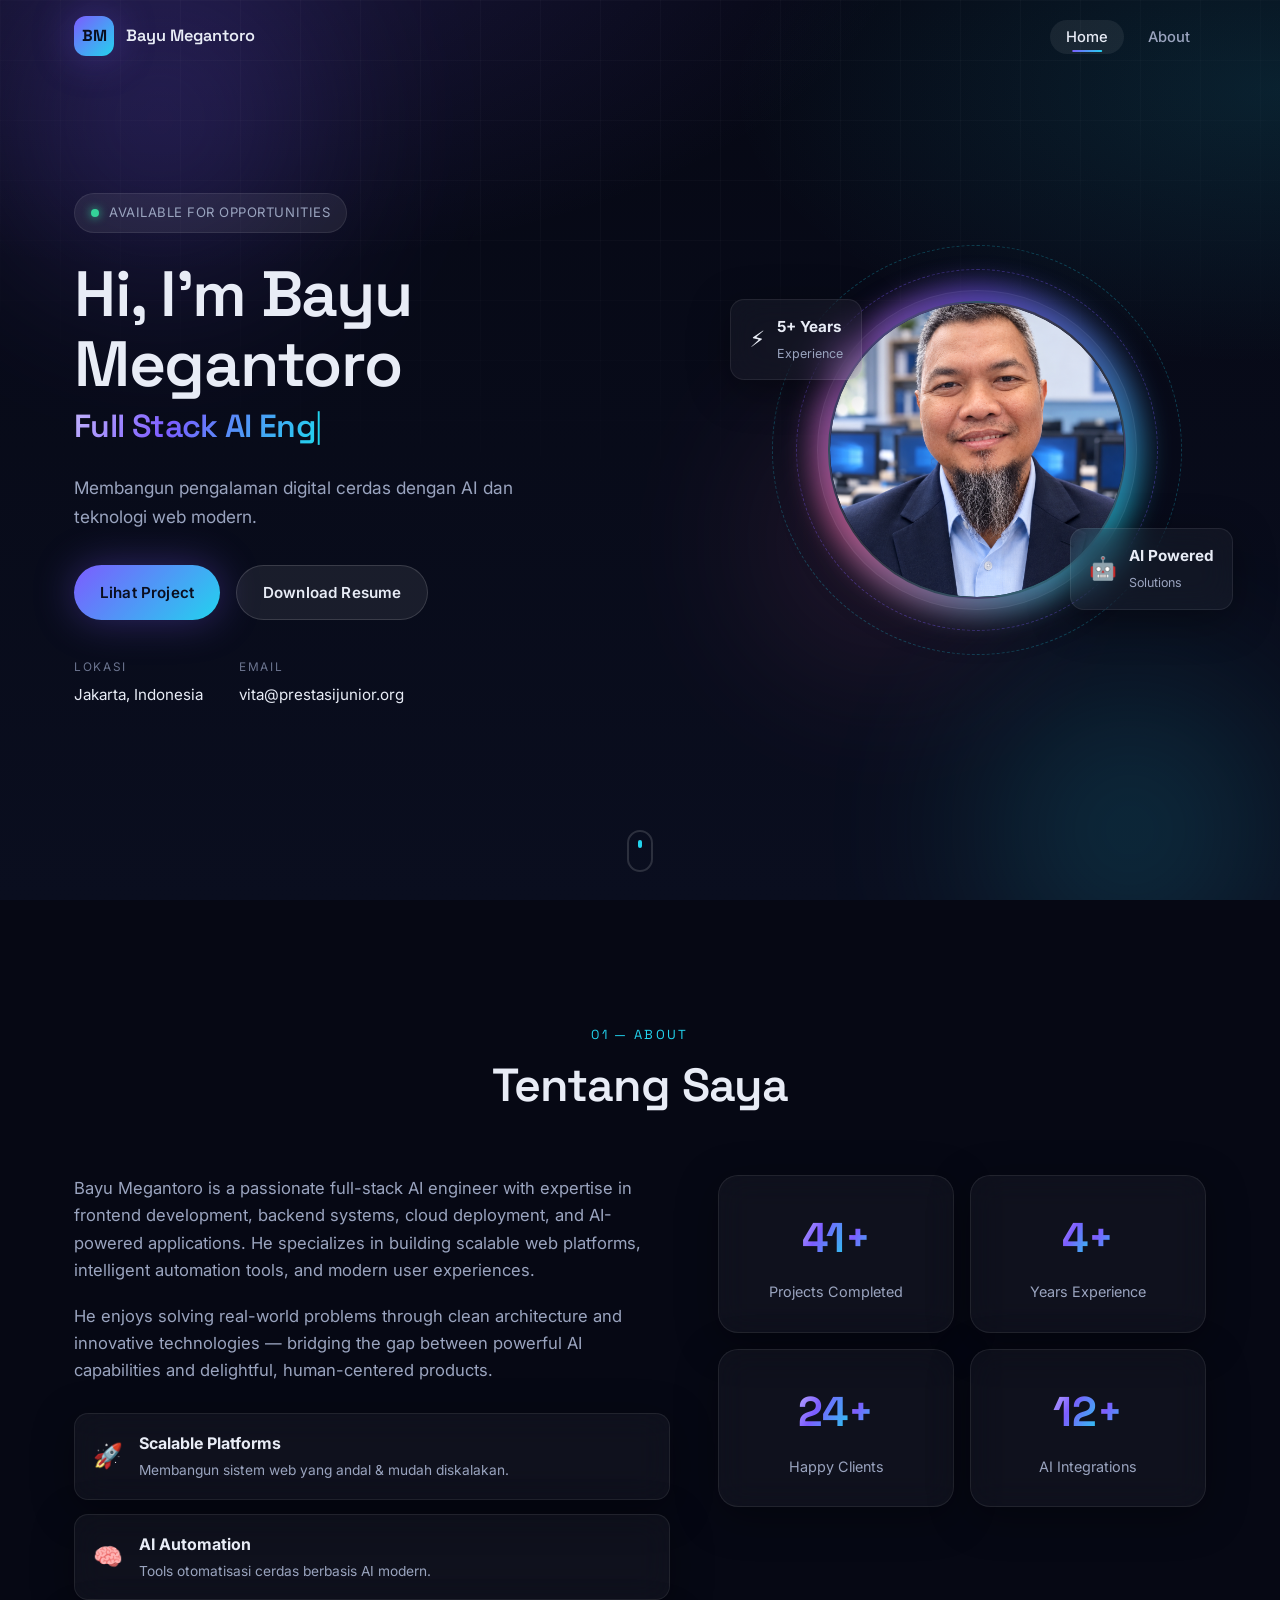
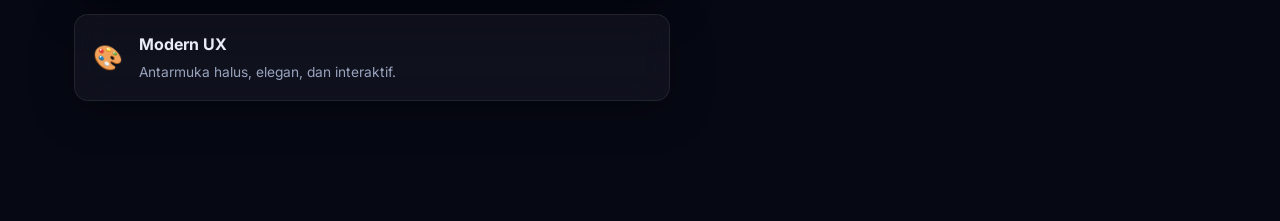
<file: index.html>
<!DOCTYPE html>
<html lang="id">
<head>
  <meta charset="UTF-8" />
  <meta name="viewport" content="width=device-width, initial-scale=1.0" />
  <meta name="description" content="Portofolio Bayu Megantoro — Full Stack AI Engineer. Membangun pengalaman digital cerdas dengan AI dan teknologi web modern." />
  <meta name="author" content="Bayu Megantoro" />
  <title>Bayu Megantoro — Full Stack AI Engineer</title>

  <!-- Fonts -->
  <link rel="preconnect" href="https://fonts.googleapis.com" />
  <link rel="preconnect" href="https://fonts.gstatic.com" crossorigin />
  <link href="https://fonts.googleapis.com/css2?family=Space+Grotesk:wght@400;500;600;700&family=Inter:wght@300;400;500;600;700&display=swap" rel="stylesheet" />

  <!-- Styles -->
  <link rel="stylesheet" href="css/base.css" />
  <link rel="stylesheet" href="css/components.css" />
  <link rel="stylesheet" href="css/sections.css" />
  <link rel="stylesheet" href="css/responsive.css" />
</head>
<body>
  <!-- Animated gradient background -->
  <div class="bg-gradient" aria-hidden="true">
    <span class="blob blob--1"></span>
    <span class="blob blob--2"></span>
    <span class="blob blob--3"></span>
  </div>
  <div class="bg-grid" aria-hidden="true"></div>

  <!-- Navbar -->
  <header id="navbar" class="navbar" data-component="navbar">
    <nav class="navbar__inner container">
      <a href="#hero" class="navbar__brand">
        <span class="navbar__logo">BM</span>
        <span class="navbar__name">Bayu Megantoro</span>
      </a>

      <ul class="navbar__links" id="navLinks">
        <li><a href="#hero" class="navbar__link is-active">Home</a></li>
        <li><a href="#about" class="navbar__link">About</a></li>
      </ul>

      <button class="navbar__toggle" id="navToggle" aria-label="Toggle navigation" aria-expanded="false">
        <span></span><span></span><span></span>
      </button>
    </nav>
  </header>

  <main>
    <!-- Hero Section -->
    <section id="hero" class="hero section" data-component="hero">
      <div class="particles" id="particles" aria-hidden="true"></div>

      <div class="hero__inner container">
        <div class="hero__content">
          <span class="hero__badge">
            <span class="hero__badge-dot"></span>
            Available for opportunities
          </span>

          <h1 class="hero__title">
            Hi, I'm Bayu Megantoro
          </h1>

          <h2 class="hero__role">
            <span class="hero__typewriter" id="typewriter"></span><span class="hero__cursor">|</span>
          </h2>

          <p class="hero__tagline">
            Membangun pengalaman digital cerdas dengan AI dan teknologi web modern.
          </p>

          <div class="hero__cta">
            <a href="#" class="btn btn--primary">
              <span>Lihat Project</span>
            </a>
            <a href="#" class="btn btn--ghost" download>
              <span>Download Resume</span>
            </a>
          </div>

          <ul class="hero__meta">
            <li><span class="hero__meta-label">Lokasi</span> Jakarta, Indonesia</li>
            <li><span class="hero__meta-label">Email</span> vita@prestasijunior.org</li>
          </ul>
        </div>

        <div class="hero__visual">
          <div class="hero__photo glass" id="heroPhoto">
            <span class="hero__photo-glow" aria-hidden="true"></span>
            <div class="hero__photo-inner">
              <img src="assets/bayu.png" alt="Foto Bayu Megantoro" class="hero__photo-img" loading="eager" />
              <span class="hero__photo-shine" aria-hidden="true"></span>
            </div>
            <span class="hero__ring hero__ring--1"></span>
            <span class="hero__ring hero__ring--2"></span>
          </div>
          <div class="hero__float-card glass hero__float-card--1">
            <span class="hero__float-icon">⚡</span>
            <div>
              <strong>5+ Years</strong>
              <small>Experience</small>
            </div>
          </div>
          <div class="hero__float-card glass hero__float-card--2">
            <span class="hero__float-icon">🤖</span>
            <div>
              <strong>AI Powered</strong>
              <small>Solutions</small>
            </div>
          </div>
        </div>
      </div>

      <a href="#about" class="hero__scroll" aria-label="Scroll to about">
        <span class="hero__scroll-mouse"></span>
      </a>
    </section>

    <!-- About Section -->
    <section id="about" class="about section" data-component="about">
      <div class="container">
        <div class="section__head reveal">
          <span class="section__eyebrow">01 — About</span>
          <h2 class="section__title">Tentang Saya</h2>
        </div>

        <div class="about__grid">
          <div class="about__bio reveal">
            <p>
              Bayu Megantoro is a passionate full-stack AI engineer with expertise in
              frontend development, backend systems, cloud deployment, and AI-powered
              applications. He specializes in building scalable web platforms,
              intelligent automation tools, and modern user experiences.
            </p>
            <p>
              He enjoys solving real-world problems through clean architecture and
              innovative technologies — bridging the gap between powerful AI capabilities
              and delightful, human-centered products.
            </p>

            <ul class="about__highlights">
              <li class="glass about__highlight">
                <span class="about__highlight-icon">🚀</span>
                <div>
                  <strong>Scalable Platforms</strong>
                  <small>Membangun sistem web yang andal &amp; mudah diskalakan.</small>
                </div>
              </li>
              <li class="glass about__highlight">
                <span class="about__highlight-icon">🧠</span>
                <div>
                  <strong>AI Automation</strong>
                  <small>Tools otomatisasi cerdas berbasis AI modern.</small>
                </div>
              </li>
              <li class="glass about__highlight">
                <span class="about__highlight-icon">🎨</span>
                <div>
                  <strong>Modern UX</strong>
                  <small>Antarmuka halus, elegan, dan interaktif.</small>
                </div>
              </li>
            </ul>
          </div>

          <div class="about__stats">
            <div class="glass stat-card reveal" data-count="50">
              <span class="stat-card__num" data-target="50">0</span><span class="stat-card__plus">+</span>
              <span class="stat-card__label">Projects Completed</span>
            </div>
            <div class="glass stat-card reveal" data-count="5">
              <span class="stat-card__num" data-target="5">0</span><span class="stat-card__plus">+</span>
              <span class="stat-card__label">Years Experience</span>
            </div>
            <div class="glass stat-card reveal" data-count="30">
              <span class="stat-card__num" data-target="30">0</span><span class="stat-card__plus">+</span>
              <span class="stat-card__label">Happy Clients</span>
            </div>
            <div class="glass stat-card reveal" data-count="15">
              <span class="stat-card__num" data-target="15">0</span><span class="stat-card__plus">+</span>
              <span class="stat-card__label">AI Integrations</span>
            </div>
          </div>
        </div>
      </div>
    </section>
  </main>

  <!-- Scripts -->
  <script src="js/navbar.js" defer></script>
  <script src="js/hero.js" defer></script>
  <script src="js/about.js" defer></script>
  <script src="js/main.js" defer></script>
</body>
</html>
</file>
<file: css/base.css>
/* ============================================================
   base.css — Design tokens, reset, background, typography
   ============================================================ */

:root {
  /* Palette — dark modern developer theme */
  --bg-900: #060814;
  --bg-800: #0a0e1f;
  --bg-700: #0f1428;
  --surface: rgba(255, 255, 255, 0.04);
  --surface-strong: rgba(255, 255, 255, 0.07);
  --border: rgba(255, 255, 255, 0.08);
  --border-strong: rgba(255, 255, 255, 0.14);

  /* Text */
  --text: #e8ecf6;
  --text-muted: #9aa4bf;
  --text-dim: #6b748f;

  /* Accents — soft glowing */
  --accent: #7c5cff;
  --accent-2: #22d3ee;
  --accent-3: #f472b6;
  --glow: 0 0 40px rgba(124, 92, 255, 0.35);
  --glow-cyan: 0 0 40px rgba(34, 211, 238, 0.3);

  /* Gradients */
  --grad-accent: linear-gradient(135deg, #7c5cff 0%, #22d3ee 100%);
  --grad-text: linear-gradient(120deg, #c4b5fd 0%, #7c5cff 40%, #22d3ee 100%);

  /* Layout */
  --maxw: 1180px;
  --radius: 20px;
  --radius-sm: 14px;

  /* Motion */
  --ease: cubic-bezier(0.22, 1, 0.36, 1);
  --dur: 0.5s;

  --font-head: "Space Grotesk", system-ui, sans-serif;
  --font-body: "Inter", system-ui, sans-serif;
}

*,
*::before,
*::after {
  box-sizing: border-box;
  margin: 0;
  padding: 0;
}

html {
  scroll-behavior: smooth;
  scroll-padding-top: 90px;
}

body {
  font-family: var(--font-body);
  background: var(--bg-900);
  color: var(--text);
  line-height: 1.65;
  overflow-x: hidden;
  -webkit-font-smoothing: antialiased;
  min-height: 100vh;
}

@media (prefers-reduced-motion: reduce) {
  html { scroll-behavior: auto; }
  *,
  *::before,
  *::after {
    animation-duration: 0.001ms !important;
    animation-iteration-count: 1 !important;
    transition-duration: 0.001ms !important;
  }
}

a { color: inherit; text-decoration: none; }
ul { list-style: none; }
img { max-width: 100%; display: block; }
button { font-family: inherit; cursor: pointer; border: none; background: none; color: inherit; }

h1, h2, h3 {
  font-family: var(--font-head);
  font-weight: 600;
  line-height: 1.1;
  letter-spacing: -0.02em;
}

/* Layout helpers */
.container {
  width: 100%;
  max-width: var(--maxw);
  margin: 0 auto;
  padding: 0 24px;
}

.section {
  position: relative;
  padding: 120px 0;
}

/* ---------- Animated gradient background ---------- */
.bg-gradient {
  position: fixed;
  inset: 0;
  z-index: -2;
  background:
    radial-gradient(1200px 600px at 15% -10%, rgba(124, 92, 255, 0.18), transparent 60%),
    radial-gradient(1000px 500px at 100% 10%, rgba(34, 211, 238, 0.12), transparent 55%),
    linear-gradient(180deg, var(--bg-900), var(--bg-800));
  overflow: hidden;
}

.blob {
  position: absolute;
  border-radius: 50%;
  filter: blur(80px);
  opacity: 0.5;
  animation: float-blob 18s ease-in-out infinite;
}
.blob--1 {
  width: 480px; height: 480px;
  background: radial-gradient(circle, rgba(124, 92, 255, 0.55), transparent 70%);
  top: -120px; left: -80px;
}
.blob--2 {
  width: 420px; height: 420px;
  background: radial-gradient(circle, rgba(34, 211, 238, 0.45), transparent 70%);
  bottom: -140px; right: -60px;
  animation-delay: -6s;
}
.blob--3 {
  width: 360px; height: 360px;
  background: radial-gradient(circle, rgba(244, 114, 182, 0.35), transparent 70%);
  top: 40%; left: 55%;
  animation-delay: -12s;
}

@keyframes float-blob {
  0%, 100% { transform: translate(0, 0) scale(1); }
  33%      { transform: translate(60px, -40px) scale(1.1); }
  66%      { transform: translate(-40px, 50px) scale(0.95); }
}

.bg-grid {
  position: fixed;
  inset: 0;
  z-index: -1;
  background-image:
    linear-gradient(rgba(255, 255, 255, 0.025) 1px, transparent 1px),
    linear-gradient(90deg, rgba(255, 255, 255, 0.025) 1px, transparent 1px);
  background-size: 60px 60px;
  mask-image: radial-gradient(ellipse 80% 60% at 50% 0%, #000 40%, transparent 100%);
}

/* Shared gradient text */
.text-grad {
  background: var(--grad-text);
  -webkit-background-clip: text;
  background-clip: text;
  color: transparent;
}
</file>
<file: css/components.css>
/* ============================================================
   components.css — Reusable UI: glass, buttons, navbar, cards
   ============================================================ */

/* ---------- Glassmorphism ---------- */
.glass {
  background: var(--surface);
  border: 1px solid var(--border);
  backdrop-filter: blur(16px);
  -webkit-backdrop-filter: blur(16px);
  border-radius: var(--radius);
  box-shadow: 0 10px 40px rgba(0, 0, 0, 0.35);
}

/* ---------- Buttons ---------- */
.btn {
  position: relative;
  display: inline-flex;
  align-items: center;
  gap: 10px;
  padding: 14px 26px;
  border-radius: 999px;
  font-weight: 600;
  font-size: 0.95rem;
  letter-spacing: 0.01em;
  transition: transform var(--dur) var(--ease), box-shadow var(--dur) var(--ease), background var(--dur) var(--ease);
  will-change: transform;
}
.btn--primary {
  background: var(--grad-accent);
  color: #0a0e1f;
  box-shadow: var(--glow);
}
.btn--primary:hover {
  transform: translateY(-3px);
  box-shadow: 0 12px 50px rgba(124, 92, 255, 0.55);
}
.btn--ghost {
  background: var(--surface-strong);
  border: 1px solid var(--border-strong);
  color: var(--text);
}
.btn--ghost:hover {
  transform: translateY(-3px);
  border-color: var(--accent);
  box-shadow: var(--glow);
}

/* ---------- Navbar ---------- */
.navbar {
  position: fixed;
  top: 0; left: 0; right: 0;
  z-index: 100;
  transition: background var(--dur) var(--ease), border-color var(--dur) var(--ease), backdrop-filter var(--dur) var(--ease);
  border-bottom: 1px solid transparent;
}
.navbar.is-scrolled {
  background: rgba(6, 8, 20, 0.72);
  backdrop-filter: blur(18px);
  -webkit-backdrop-filter: blur(18px);
  border-bottom: 1px solid var(--border);
}
.navbar__inner {
  display: flex;
  align-items: center;
  justify-content: space-between;
  height: 72px;
}
.navbar__brand {
  display: flex;
  align-items: center;
  gap: 12px;
  font-family: var(--font-head);
  font-weight: 600;
}
.navbar__logo {
  display: grid;
  place-items: center;
  width: 40px; height: 40px;
  border-radius: 12px;
  background: var(--grad-accent);
  color: #0a0e1f;
  font-weight: 700;
  box-shadow: var(--glow);
}
.navbar__name { font-size: 1.02rem; }

.navbar__links {
  display: flex;
  align-items: center;
  gap: 8px;
}
.navbar__link {
  position: relative;
  padding: 8px 16px;
  border-radius: 999px;
  color: var(--text-muted);
  font-weight: 500;
  font-size: 0.92rem;
  transition: color var(--dur) var(--ease), background var(--dur) var(--ease);
}
.navbar__link::after {
  content: "";
  position: absolute;
  left: 50%; bottom: 2px;
  width: 0; height: 2px;
  background: var(--grad-accent);
  border-radius: 2px;
  transform: translateX(-50%);
  transition: width var(--dur) var(--ease);
}
.navbar__link:hover { color: var(--text); }
.navbar__link.is-active {
  color: var(--text);
  background: var(--surface-strong);
}
.navbar__link.is-active::after { width: 40%; }

.navbar__toggle {
  display: none;
  flex-direction: column;
  gap: 5px;
  padding: 8px;
}
.navbar__toggle span {
  width: 24px; height: 2px;
  background: var(--text);
  border-radius: 2px;
  transition: transform var(--dur) var(--ease), opacity var(--dur) var(--ease);
}
.navbar__toggle.is-open span:nth-child(1) { transform: translateY(7px) rotate(45deg); }
.navbar__toggle.is-open span:nth-child(2) { opacity: 0; }
.navbar__toggle.is-open span:nth-child(3) { transform: translateY(-7px) rotate(-45deg); }

/* ---------- Section head ---------- */
.section__head {
  text-align: center;
  max-width: 680px;
  margin: 0 auto 64px;
}
.section__eyebrow {
  display: inline-block;
  font-family: var(--font-head);
  font-size: 0.82rem;
  letter-spacing: 0.18em;
  text-transform: uppercase;
  color: var(--accent-2);
  margin-bottom: 14px;
}
.section__title {
  font-size: clamp(2rem, 4vw, 2.9rem);
}

/* ---------- Reveal on scroll ---------- */
.reveal {
  opacity: 0;
  transform: translateY(30px);
  transition: opacity 0.7s var(--ease), transform 0.7s var(--ease);
}
.reveal.is-visible {
  opacity: 1;
  transform: none;
}

/* ---------- Stat cards ---------- */
.stat-card {
  padding: 28px 24px;
  text-align: center;
  transition: transform var(--dur) var(--ease), box-shadow var(--dur) var(--ease), border-color var(--dur) var(--ease);
}
.stat-card:hover {
  transform: translateY(-6px);
  border-color: var(--border-strong);
  box-shadow: var(--glow);
}
.stat-card__num,
.stat-card__plus {
  font-family: var(--font-head);
  font-size: 2.6rem;
  font-weight: 700;
  background: var(--grad-text);
  -webkit-background-clip: text;
  background-clip: text;
  color: transparent;
}
.stat-card__label {
  display: block;
  margin-top: 8px;
  color: var(--text-muted);
  font-size: 0.9rem;
}
</file>
<file: css/sections.css>
/* ============================================================
   sections.css — Hero & About section layouts
   ============================================================ */

/* ---------- Hero ---------- */
.hero {
  min-height: 100vh;
  display: flex;
  align-items: center;
  padding-top: 120px;
  overflow: hidden;
}
.hero__inner {
  display: grid;
  grid-template-columns: 1.15fr 0.85fr;
  gap: 56px;
  align-items: center;
}

.hero__badge {
  display: inline-flex;
  align-items: center;
  gap: 10px;
  padding: 8px 16px;
  border-radius: 999px;
  background: var(--surface-strong);
  border: 1px solid var(--border);
  font-size: 0.82rem;
  letter-spacing: 0.04em;
  text-transform: uppercase;
  color: var(--text-muted);
  margin-bottom: 26px;
}
.hero__badge-dot {
  width: 8px; height: 8px;
  border-radius: 50%;
  background: #34d399;
  box-shadow: 0 0 10px #34d399;
  animation: pulse 1.8s ease-in-out infinite;
}
@keyframes pulse {
  0%, 100% { opacity: 1; transform: scale(1); }
  50%      { opacity: 0.5; transform: scale(1.4); }
}

.hero__title {
  font-size: clamp(2.4rem, 5.5vw, 4rem);
  margin-bottom: 10px;
}
.hero__role {
  font-size: clamp(1.3rem, 3vw, 2rem);
  font-weight: 600;
  min-height: 1.4em;
  margin-bottom: 20px;
}
.hero__typewriter {
  background: var(--grad-text);
  -webkit-background-clip: text;
  background-clip: text;
  color: transparent;
}
.hero__cursor {
  color: var(--accent-2);
  font-weight: 300;
  animation: blink 1s steps(1) infinite;
}
@keyframes blink { 50% { opacity: 0; } }

.hero__tagline {
  max-width: 460px;
  color: var(--text-muted);
  font-size: 1.08rem;
  margin-bottom: 34px;
}

.hero__cta {
  display: flex;
  gap: 16px;
  flex-wrap: wrap;
  margin-bottom: 38px;
}

.hero__meta {
  display: flex;
  gap: 36px;
  flex-wrap: wrap;
}
.hero__meta li {
  font-size: 0.95rem;
  color: var(--text);
}
.hero__meta-label {
  display: block;
  font-size: 0.74rem;
  letter-spacing: 0.14em;
  text-transform: uppercase;
  color: var(--text-dim);
  margin-bottom: 4px;
}

/* Hero visual */
.hero__visual {
  position: relative;
  display: grid;
  place-items: center;
  min-height: 420px;
}
.hero__photo {
  position: relative;
  width: 320px; height: 320px;
  border-radius: 50%;
  display: grid;
  place-items: center;
  padding: 10px;
  animation: float-y 6s ease-in-out infinite;
  transition: transform 0.4s var(--ease);
  transform-style: preserve-3d;
}

/* Rotating conic glow ring behind the photo */
.hero__photo-glow {
  position: absolute;
  inset: -6px;
  border-radius: 50%;
  background: conic-gradient(
    from 0deg,
    var(--accent),
    var(--accent-2),
    var(--accent-3),
    var(--accent)
  );
  filter: blur(14px);
  opacity: 0.65;
  z-index: 0;
  animation: spin 8s linear infinite;
}

.hero__photo-inner {
  position: relative;
  width: 100%; height: 100%;
  border-radius: 50%;
  overflow: hidden;
  background:
    radial-gradient(circle at 30% 25%, rgba(124, 92, 255, 0.45), transparent 55%),
    radial-gradient(circle at 75% 80%, rgba(34, 211, 238, 0.4), transparent 55%),
    var(--bg-700);
  border: 2px solid var(--border-strong);
  z-index: 1;
  box-shadow: inset 0 0 40px rgba(0, 0, 0, 0.5);
}
.hero__photo-img {
  width: 100%; height: 100%;
  object-fit: cover;
  border-radius: 50%;
  transition: transform 0.6s var(--ease), filter 0.6s var(--ease);
  filter: saturate(1.05) contrast(1.03);
}

/* Shine sweep that crosses the photo on hover */
.hero__photo-shine {
  position: absolute;
  inset: 0;
  border-radius: 50%;
  background: linear-gradient(
    120deg,
    transparent 30%,
    rgba(255, 255, 255, 0.35) 48%,
    rgba(255, 255, 255, 0.08) 55%,
    transparent 70%
  );
  transform: translateX(-120%);
  pointer-events: none;
  z-index: 2;
}

/* Hover interactions */
.hero__photo:hover {
  transform: scale(1.04);
}
.hero__photo:hover .hero__photo-img {
  transform: scale(1.1);
  filter: saturate(1.15) contrast(1.08) brightness(1.05);
}
.hero__photo:hover .hero__photo-glow {
  opacity: 0.95;
  animation-duration: 3s;
}
.hero__photo:hover .hero__photo-shine {
  animation: shine-sweep 0.9s var(--ease);
}
@keyframes shine-sweep {
  0%   { transform: translateX(-120%); }
  100% { transform: translateX(120%); }
}
.hero__ring {
  position: absolute;
  border-radius: 50%;
  border: 1px dashed rgba(124, 92, 255, 0.35);
}
.hero__ring--1 {
  inset: -22px;
  animation: spin 24s linear infinite;
}
.hero__ring--2 {
  inset: -46px;
  border-color: rgba(34, 211, 238, 0.25);
  animation: spin 36s linear infinite reverse;
}
@keyframes spin { to { transform: rotate(360deg); } }
@keyframes float-y {
  0%, 100% { transform: translateY(0); }
  50%      { transform: translateY(-16px); }
}

.hero__float-card {
  position: absolute;
  display: flex;
  align-items: center;
  gap: 12px;
  padding: 14px 18px;
  border-radius: var(--radius-sm);
  animation: float-y 5s ease-in-out infinite;
}
.hero__float-card strong { display: block; font-size: 0.95rem; }
.hero__float-card small { color: var(--text-muted); font-size: 0.78rem; }
.hero__float-icon { font-size: 1.4rem; }
.hero__float-card--1 { top: 14%; left: -4%; animation-delay: -1s; }
.hero__float-card--2 { bottom: 12%; right: -6%; animation-delay: -3s; }

/* Hero particles */
.particles {
  position: absolute;
  inset: 0;
  pointer-events: none;
  z-index: 0;
}
.particles span {
  position: absolute;
  width: 4px; height: 4px;
  border-radius: 50%;
  background: var(--accent-2);
  opacity: 0.4;
  animation: rise linear infinite;
}
@keyframes rise {
  0%   { transform: translateY(0) scale(1); opacity: 0; }
  10%  { opacity: 0.6; }
  100% { transform: translateY(-120vh) scale(0.3); opacity: 0; }
}
.hero__inner, .hero__scroll { position: relative; z-index: 1; }

/* Scroll indicator */
.hero__scroll {
  position: absolute;
  bottom: 28px; left: 50%;
  transform: translateX(-50%);
}
.hero__scroll-mouse {
  display: block;
  width: 26px; height: 42px;
  border: 2px solid var(--border-strong);
  border-radius: 14px;
  position: relative;
}
.hero__scroll-mouse::after {
  content: "";
  position: absolute;
  top: 8px; left: 50%;
  width: 4px; height: 8px;
  background: var(--accent-2);
  border-radius: 2px;
  transform: translateX(-50%);
  animation: scroll-dot 1.6s ease-in-out infinite;
}
@keyframes scroll-dot {
  0%   { opacity: 0; transform: translate(-50%, 0); }
  40%  { opacity: 1; }
  100% { opacity: 0; transform: translate(-50%, 14px); }
}

/* ---------- About ---------- */
.about__grid {
  display: grid;
  grid-template-columns: 1.1fr 0.9fr;
  gap: 48px;
  align-items: start;
}
.about__bio p {
  color: var(--text-muted);
  margin-bottom: 18px;
  font-size: 1.04rem;
}
.about__highlights {
  display: grid;
  gap: 14px;
  margin-top: 28px;
}
.about__highlight {
  display: flex;
  align-items: center;
  gap: 16px;
  padding: 16px 18px;
  border-radius: var(--radius-sm);
  transition: transform var(--dur) var(--ease), border-color var(--dur) var(--ease), box-shadow var(--dur) var(--ease);
}
.about__highlight:hover {
  transform: translateX(6px);
  border-color: var(--border-strong);
  box-shadow: var(--glow-cyan);
}
.about__highlight-icon { font-size: 1.5rem; }
.about__highlight strong { display: block; font-size: 1rem; }
.about__highlight small { color: var(--text-muted); font-size: 0.86rem; }

.about__stats {
  display: grid;
  grid-template-columns: repeat(2, 1fr);
  gap: 16px;
}
</file>
<file: css/responsive.css>
/* ============================================================
   responsive.css — Mobile / Tablet / Desktop breakpoints
   ============================================================ */

/* Tablet (<= 960px) */
@media (max-width: 960px) {
  .section { padding: 96px 0; }

  .hero__inner {
    grid-template-columns: 1fr;
    gap: 48px;
    text-align: center;
  }
  .hero__badge { margin-inline: auto; }
  .hero__tagline { margin-inline: auto; }
  .hero__cta { justify-content: center; }
  .hero__meta { justify-content: center; }
  .hero__visual { order: -1; min-height: 360px; }

  .about__grid {
    grid-template-columns: 1fr;
    gap: 40px;
  }
}

/* Mobile (<= 640px) */
@media (max-width: 640px) {
  .navbar__links {
    position: fixed;
    top: 72px;
    right: 0;
    width: min(78vw, 300px);
    height: calc(100vh - 72px);
    flex-direction: column;
    align-items: stretch;
    gap: 6px;
    padding: 24px;
    background: rgba(6, 8, 20, 0.92);
    backdrop-filter: blur(20px);
    -webkit-backdrop-filter: blur(20px);
    border-left: 1px solid var(--border);
    transform: translateX(100%);
    transition: transform var(--dur) var(--ease);
  }
  .navbar__links.is-open { transform: translateX(0); }
  .navbar__link { padding: 14px 18px; font-size: 1rem; }
  .navbar__toggle { display: flex; }

  .section { padding: 80px 0; }
  .container { padding: 0 18px; }

  .hero { padding-top: 110px; }
  .hero__photo { width: 240px; height: 240px; }
  .hero__photo-placeholder { font-size: 3rem; }
  .hero__float-card { display: none; }
  .hero__cta { flex-direction: column; width: 100%; }
  .hero__cta .btn { justify-content: center; width: 100%; }
  .hero__meta { gap: 24px; }

  .about__stats { grid-template-columns: 1fr 1fr; gap: 12px; }
  .stat-card { padding: 22px 16px; }
  .stat-card__num, .stat-card__plus { font-size: 2.1rem; }
}

/* Small mobile (<= 380px) */
@media (max-width: 380px) {
  .about__stats { grid-template-columns: 1fr; }
}
</file>
